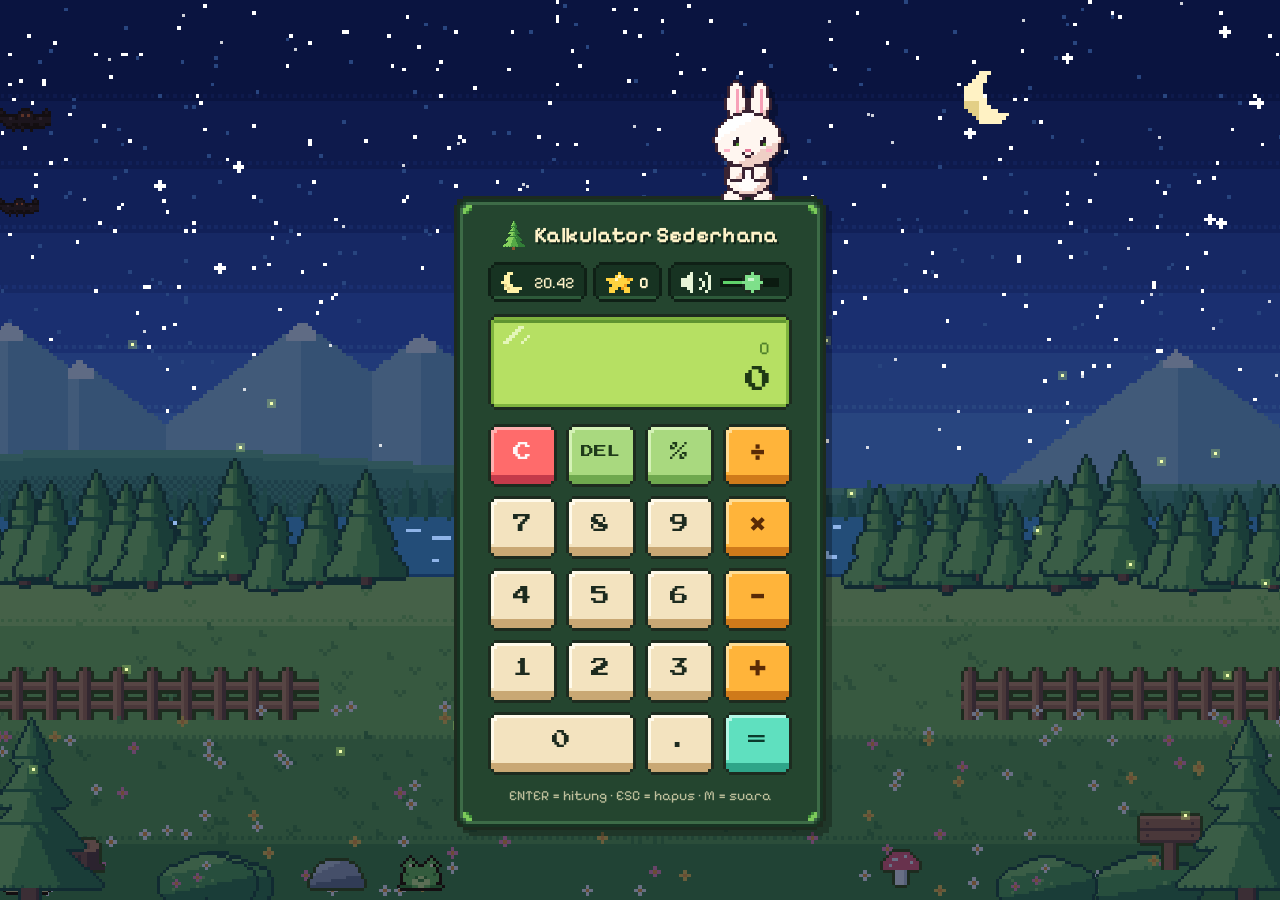
<file: index.html>
<!doctype html>
<html lang="id">
<head>
  <meta charset="utf-8" />
  <meta name="viewport" content="width=device-width, initial-scale=1, viewport-fit=cover" />
  <meta name="theme-color" content="#0b1a45" />
  <title>Kalkulator Sederhana</title>
  <link rel="icon" href="assets/pixel/ikon/ikon-192.png" type="image/png">
  <link rel="apple-touch-icon" href="assets/pixel/ikon/apple-touch-icon.png">
  <link rel="manifest" href="manifest.webmanifest">
  <meta name="apple-mobile-web-app-capable" content="yes">
  <meta name="mobile-web-app-capable" content="yes">
  <meta name="apple-mobile-web-app-title" content="Kalkulator">
  <meta name="apple-mobile-web-app-status-bar-style" content="black-translucent">
  <meta name="description" content="Kalkulator pixel art bertema hutan yang berubah mengikuti jam.">
  <link rel="stylesheet" href="css/base.css">
  <link rel="stylesheet" href="css/forest.css">
  <link rel="stylesheet" href="css/effects.css">
  <link rel="stylesheet" href="css/calculator.css">
  <link rel="stylesheet" href="css/mascot.css">
  <link rel="stylesheet" href="css/responsive.css">
  <link rel="stylesheet" href="css/animals.css">
  <link rel="stylesheet" href="css/decorations.css">
</head>
<body class="no-transition">
  <!-- ===== latar hutan pixel (suasana mengikuti jam) ===== -->
  <div class="forest" aria-hidden="true">
    <div class="sky sky-pagi"></div>
    <div class="sky sky-siang"></div>
    <div class="sky sky-sore"></div>
    <div class="sky sky-malam"></div>
    <div class="sky sky-larut"></div>

    <div class="stars"></div>

    <!-- burung (pagi–sore), 2 frame kepak -->
    <div class="birds">
      <div class="bird bird1 flip2 critter t-pagi t-siang t-sore"><img src="assets/pixel/hewan/burung_1.png" alt=""><img src="assets/pixel/hewan/burung_2.png" alt=""></div>
      <div class="bird bird2 flip2 critter t-pagi t-siang t-sore"><img src="assets/pixel/hewan/burung_1.png" alt=""><img src="assets/pixel/hewan/burung_2.png" alt=""></div>
      <div class="bird bird3 flip2 critter t-pagi t-siang t-sore"><img src="assets/pixel/hewan/burung_1.png" alt=""><img src="assets/pixel/hewan/burung_2.png" alt=""></div>
    </div>

    <!-- hewan yang lewat (kelas t-<waktu> = kapan hewan muncul, lihat styles.css) -->
    <div class="walker deer flip2 critter t-pagi t-sore"><img src="assets/pixel/hewan/rusa_1.png" alt=""><img src="assets/pixel/hewan/rusa_2.png" alt=""></div>
    <div class="walker fox flip2 critter t-sore t-malam"><img src="assets/pixel/hewan/rubah_1.png" alt=""><img src="assets/pixel/hewan/rubah_2.png" alt=""></div>
    <div class="walker bunny critter t-pagi t-sore">
      <img src="assets/pixel/hewan/kelinci_jalan_kiri_1.png" alt="">
      <img src="assets/pixel/hewan/kelinci_jalan_kiri_2.png" alt="">
      <img src="assets/pixel/hewan/kelinci_jalan_kiri_3.png" alt="">
      <img src="assets/pixel/hewan/kelinci_jalan_kiri_4.png" alt="">
    </div>

    <!-- hewan tambahan -->
    <div class="walker squirrel flip2 critter t-pagi t-siang"><img src="assets/pixel/hewan/tupai_1.png" alt=""><img src="assets/pixel/hewan/tupai_2.png" alt=""></div>
    <div class="walker hedgehog flip2 face-left critter t-sore t-malam t-larut"><img src="assets/pixel/hewan/landak_1.png" alt=""><img src="assets/pixel/hewan/landak_2.png" alt=""></div>
    <div class="walker snail flip2 critter t-malam t-larut"><img src="assets/pixel/hewan/siput_1.png" alt=""><img src="assets/pixel/hewan/siput_2.png" alt=""></div>
    <div class="frog critter t-siang t-malam"><img class="fr1" src="assets/pixel/hewan/katak_1.png" alt=""><img class="fr2" src="assets/pixel/hewan/katak_2.png" alt=""></div>
    <div class="flyer butterfly bf1 flip2 critter t-pagi t-siang"><img src="assets/pixel/hewan/kupu_pink_1.png" alt=""><img src="assets/pixel/hewan/kupu_pink_2.png" alt=""></div>
    <div class="flyer butterfly bf2 flip2 critter t-pagi t-siang"><img src="assets/pixel/hewan/kupu_biru_1.png" alt=""><img src="assets/pixel/hewan/kupu_biru_2.png" alt=""></div>
    <div class="flyer bat bat1 flip2 critter t-malam t-larut"><img src="assets/pixel/hewan/kelelawar_1.png" alt=""><img src="assets/pixel/hewan/kelelawar_2.png" alt=""></div>
    <div class="flyer bat bat2 flip2 critter t-malam t-larut"><img src="assets/pixel/hewan/kelelawar_1.png" alt=""><img src="assets/pixel/hewan/kelelawar_2.png" alt=""></div>

    <!-- dekorasi depan (warnanya mengikuti waktu, diatur di CSS) -->
    <div class="deco d-tunggul"></div>
    <div class="deco d-batu"></div>
    <div class="deco d-jamur"></div>
    <div class="deco d-papan"></div>
    <div class="deco d-semak"></div>
    <div class="deco d-semak2"></div>
    <div class="deco d-pohon t1">
      <!-- burung hantu bertengger (malam) -->
      <div class="owl critter t-malam t-larut"><img class="ow1" src="assets/pixel/hewan/burung_hantu_1.png" alt=""><img class="ow2" src="assets/pixel/hewan/burung_hantu_2.png" alt=""><img class="ow3" src="assets/pixel/hewan/burung_hantu_3.png" alt=""></div>
    </div>
    <div class="deco d-pohon t2"></div>

    <div class="fireflies"></div>
    <div class="leaves"></div>
    <div class="tint"></div>
  </div>

  <!-- lapisan efek: konfeti, ikon jawaban & error -->
  <div class="fx" aria-hidden="true"></div>

  <main class="calculator">
    <!-- maskot kelinci yang bereaksi (pose dipilih oleh script.js) -->
    <div class="mascot" id="mascot" data-state="idle" aria-hidden="true">
      <div class="bubble" id="bubble"></div>
      <div class="m-body">
        <img data-pose="idle" src="assets/pixel/karakter/kelinci_idle.png" alt="">
        <img data-pose="menyapa" src="assets/pixel/karakter/kelinci_menyapa.png" alt="">
        <img data-pose="membaca" src="assets/pixel/karakter/kelinci_membaca.png" alt="">
        <img data-pose="duduk" src="assets/pixel/karakter/kelinci_duduk.png" alt="">
        <img data-pose="duduk_kedip" src="assets/pixel/karakter/kelinci_duduk_kedip.png" alt="">
        <img data-pose="tidur" src="assets/pixel/karakter/kelinci_tidur.png" alt="">
        <img data-pose="siap" src="assets/pixel/karakter/kelinci_siap.png" alt="">
        <img data-pose="berpikir" src="assets/pixel/karakter/kelinci_berpikir.png" alt="">
        <img data-pose="thumbs_up" src="assets/pixel/karakter/kelinci_thumbs_up.png" alt="">
        <img data-pose="senang" src="assets/pixel/karakter/kelinci_senang.png" alt="">
        <img data-pose="lompat" src="assets/pixel/karakter/kelinci_lompat.png" alt="">
        <img data-pose="bingung" src="assets/pixel/karakter/kelinci_bingung.png" alt="">
        <img data-pose="sedih" src="assets/pixel/karakter/kelinci_sedih.png" alt="">
        <img data-pose="menyemangati" src="assets/pixel/karakter/kelinci_menyemangati.png" alt="">
        <img data-pose="kejutan" src="assets/pixel/karakter/kelinci_kejutan.png" alt="">
      </div>
    </div>

    <header class="top">
      <img class="logo" src="assets/pixel/dekorasi/pohon_siang.png" alt="" aria-hidden="true">
      <h1>Kalkulator Sederhana</h1>
    </header>

    <div class="toolbar">
      <span class="box period-badge" title="Suasana mengikuti jam perangkat">
        <img id="periodIcon" src="assets/pixel/item/ikon_malam.png" alt="">
        <span id="periodLabel" class="sr-only">Malam</span>
        <time id="clock">--.--</time>
      </span>
      <span class="box streak" id="streak" title="Hitungan berhasil berturut-turut"><img src="assets/pixel/item/bintang.png" alt=""> <b>0</b></span>
      <div class="box sound-ctrl">
        <button type="button" id="muteBtn" class="icon-btn" aria-pressed="false" aria-label="Matikan suara" title="Suara (M)">
          <img class="ic-on" src="assets/pixel/ui/ikon_suara_nyala.png" alt="">
          <img class="ic-off" src="assets/pixel/ui/ikon_suara_mati.png" alt="">
        </button>
        <input type="range" id="volume" min="0" max="100" value="60" aria-label="Volume suara">
      </div>
    </div>

    <div class="display">
      <img class="glare" src="assets/pixel/ui/kilap_lcd.png" alt="" aria-hidden="true">
      <input type="text" id="expression" placeholder="0" readonly inputmode="none" tabindex="-1" aria-label="Ekspresi" />
      <div id="result" aria-live="polite">0</div>
    </div>

    <div class="buttons">
      <button data-action="clear" class="fn clear">C</button>
      <button data-action="back" class="fn del" aria-label="Hapus satu">DEL</button>
      <button data-value="%" class="fn">%</button>
      <button data-value="/" class="op" aria-label="Bagi">÷</button>

      <button data-value="7">7</button>
      <button data-value="8">8</button>
      <button data-value="9">9</button>
      <button data-value="*" class="op" aria-label="Kali">×</button>

      <button data-value="4">4</button>
      <button data-value="5">5</button>
      <button data-value="6">6</button>
      <button data-value="-" class="op" aria-label="Kurang">−</button>

      <button data-value="1">1</button>
      <button data-value="2">2</button>
      <button data-value="3">3</button>
      <button data-value="+" class="op" aria-label="Tambah">+</button>

      <button data-value="0" class="wide">0</button>
      <button data-value=".">.</button>
      <button data-action="calculate" class="equals" aria-label="Hitung">=</button>
    </div>

    <footer class="help">ENTER = hitung · ESC = hapus · M = suara</footer>
  </main>

  <!-- urutan penting: class dasar dulu, App.js terakhir -->
  <script src="js/Util.js"></script>
  <script src="js/Settings.js"></script>
  <script src="js/SoundManager.js"></script>
  <script src="js/Mascot.js"></script>
  <script src="js/TimeOfDay.js"></script>
  <script src="js/Scene.js"></script>
  <script src="js/Effects.js"></script>
  <script src="js/CalculatorEngine.js"></script>
  <script src="js/Calculator.js"></script>
  <script src="js/SoundControls.js"></script>
  <script src="js/InputController.js"></script>
  <script src="js/App.js"></script>
</body>
</html>
</file>
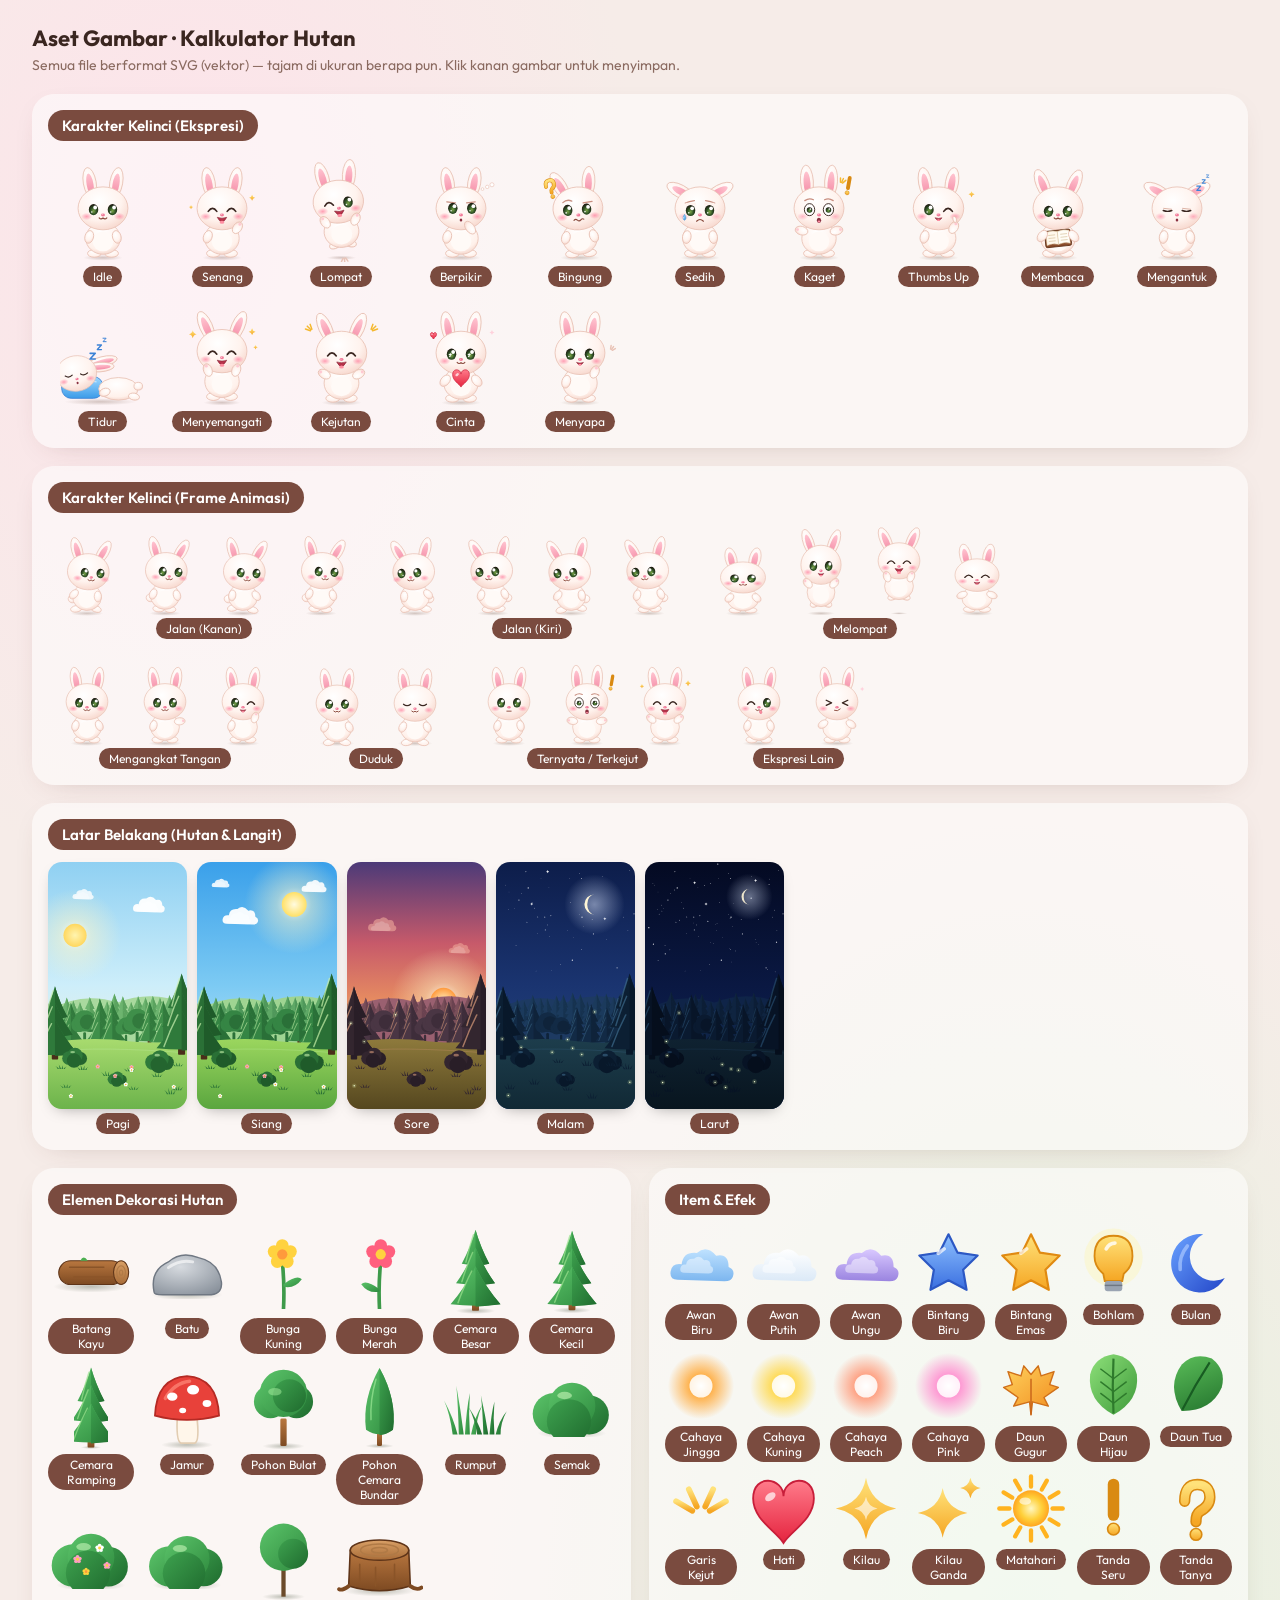
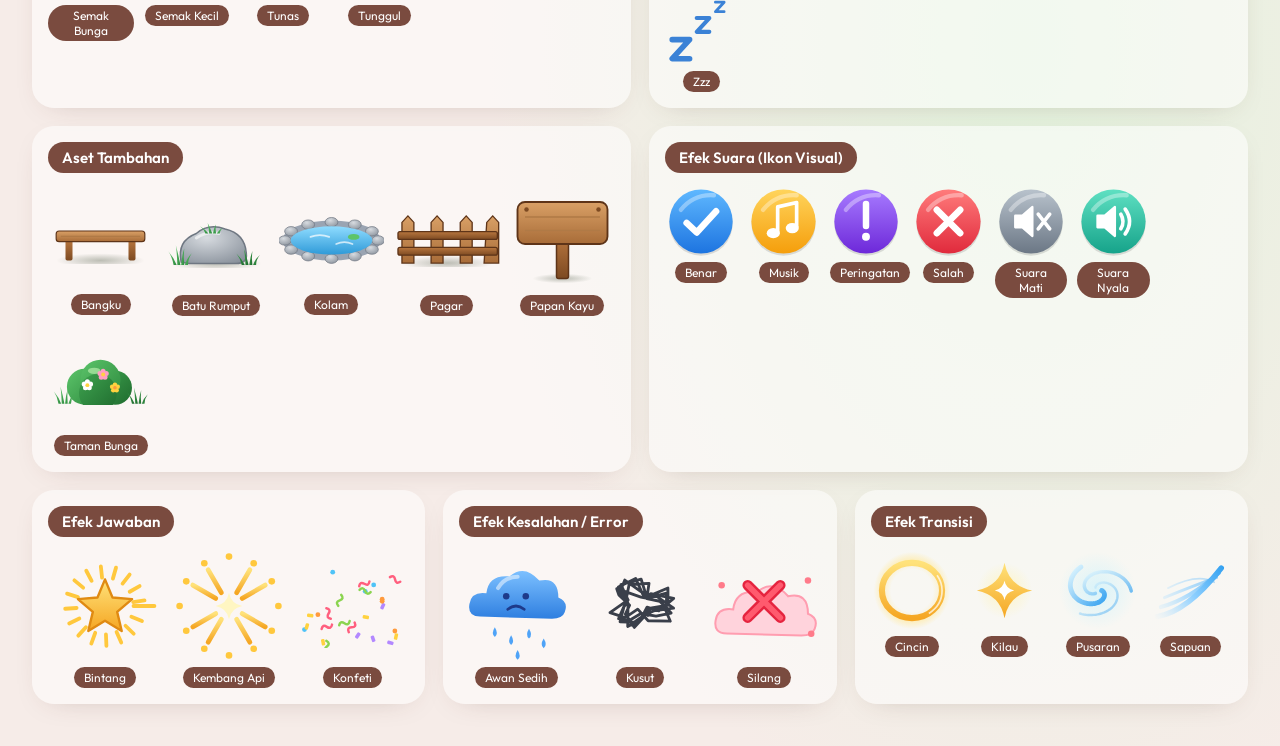
<file: assets/preview.html>
<!doctype html>
<html lang="id"><head><meta charset="utf-8"><meta name="viewport" content="width=device-width, initial-scale=1">
<title>Aset Kalkulator Hutan</title>
<link href="https://fonts.googleapis.com/css2?family=Outfit:wght@400;600;700&display=swap" rel="stylesheet">
<style>
:root{--bg:#f6ece8;--panel:rgba(255,255,255,.55);--tag:#7a4b3f;--ink:#3a2620}
*{box-sizing:border-box}
body{margin:0;padding:24px clamp(12px,3vw,32px);font-family:Outfit,system-ui,sans-serif;color:var(--ink);
  background:radial-gradient(60% 50% at 80% 70%,#e3f3dd 0,transparent 70%),radial-gradient(50% 40% at 15% 10%,#fde3ea 0,transparent 70%),var(--bg)}
h1{font-size:22px;margin:0 0 4px} .sub{margin:0 0 20px;color:#8a6a60;font-size:14px}
section{background:var(--panel);border-radius:22px;padding:16px;margin-bottom:18px;box-shadow:0 8px 30px -18px rgba(90,50,40,.35)}
h2{display:inline-block;margin:0 0 12px;padding:6px 14px;border-radius:999px;background:var(--tag);color:#fff;font-size:15px;font-weight:600}
.grid{display:grid;gap:10px;grid-template-columns:repeat(auto-fill,minmax(var(--min,96px),1fr))}
figure{margin:0;text-align:center}
figure img{width:100%;aspect-ratio:1;object-fit:contain;display:block}
figcaption{display:inline-block;margin-top:4px;padding:3px 10px;border-radius:999px;background:var(--tag);color:#fff;font-size:12px}
.latar figure img{aspect-ratio:9/16;object-fit:cover;border-radius:14px;box-shadow:0 6px 16px -8px rgba(0,0,0,.4)}
.row{display:flex;flex-wrap:wrap;gap:16px}
.grp{text-align:center} .grp .imgs{display:flex} .grp img{width:78px;height:92px;object-fit:contain}
.tag{display:inline-block;padding:3px 10px;border-radius:999px;background:var(--tag);color:#fff;font-size:12px}
.cols{display:grid;gap:18px;grid-template-columns:repeat(auto-fit,minmax(300px,1fr))}
</style></head><body>
<h1>Aset Gambar · Kalkulator Hutan</h1>
<p class="sub">Semua file berformat SVG (vektor) — tajam di ukuran berapa pun. Klik kanan gambar untuk menyimpan.</p>

<section><h2>Karakter Kelinci (Ekspresi)</h2><div class="grid" style="--min:104px"><figure class=""><img src="karakter/kelinci_idle.svg" alt="Idle" loading="lazy"><figcaption>Idle</figcaption></figure><figure class=""><img src="karakter/kelinci_senang.svg" alt="Senang" loading="lazy"><figcaption>Senang</figcaption></figure><figure class=""><img src="karakter/kelinci_lompat.svg" alt="Lompat" loading="lazy"><figcaption>Lompat</figcaption></figure><figure class=""><img src="karakter/kelinci_berpikir.svg" alt="Berpikir" loading="lazy"><figcaption>Berpikir</figcaption></figure><figure class=""><img src="karakter/kelinci_bingung.svg" alt="Bingung" loading="lazy"><figcaption>Bingung</figcaption></figure><figure class=""><img src="karakter/kelinci_sedih.svg" alt="Sedih" loading="lazy"><figcaption>Sedih</figcaption></figure><figure class=""><img src="karakter/kelinci_kaget.svg" alt="Kaget" loading="lazy"><figcaption>Kaget</figcaption></figure><figure class=""><img src="karakter/kelinci_thumbs_up.svg" alt="Thumbs Up" loading="lazy"><figcaption>Thumbs Up</figcaption></figure><figure class=""><img src="karakter/kelinci_membaca.svg" alt="Membaca" loading="lazy"><figcaption>Membaca</figcaption></figure><figure class=""><img src="karakter/kelinci_mengantuk.svg" alt="Mengantuk" loading="lazy"><figcaption>Mengantuk</figcaption></figure><figure class=""><img src="karakter/kelinci_tidur.svg" alt="Tidur" loading="lazy"><figcaption>Tidur</figcaption></figure><figure class=""><img src="karakter/kelinci_menyemangati.svg" alt="Menyemangati" loading="lazy"><figcaption>Menyemangati</figcaption></figure><figure class=""><img src="karakter/kelinci_kejutan.svg" alt="Kejutan" loading="lazy"><figcaption>Kejutan</figcaption></figure><figure class=""><img src="karakter/kelinci_cinta.svg" alt="Cinta" loading="lazy"><figcaption>Cinta</figcaption></figure><figure class=""><img src="karakter/kelinci_menyapa.svg" alt="Menyapa" loading="lazy"><figcaption>Menyapa</figcaption></figure></div></section>
<section><h2>Karakter Kelinci (Frame Animasi)</h2><div class="row"><div class="grp"><div class="imgs"><img src="karakter/animasi/kelinci_jalan_kanan_1.svg" alt=""><img src="karakter/animasi/kelinci_jalan_kanan_2.svg" alt=""><img src="karakter/animasi/kelinci_jalan_kanan_3.svg" alt=""><img src="karakter/animasi/kelinci_jalan_kanan_4.svg" alt=""></div><span class="tag">Jalan (Kanan)</span></div><div class="grp"><div class="imgs"><img src="karakter/animasi/kelinci_jalan_kiri_1.svg" alt=""><img src="karakter/animasi/kelinci_jalan_kiri_2.svg" alt=""><img src="karakter/animasi/kelinci_jalan_kiri_3.svg" alt=""><img src="karakter/animasi/kelinci_jalan_kiri_4.svg" alt=""></div><span class="tag">Jalan (Kiri)</span></div><div class="grp"><div class="imgs"><img src="karakter/animasi/kelinci_melompat_1.svg" alt=""><img src="karakter/animasi/kelinci_melompat_2.svg" alt=""><img src="karakter/animasi/kelinci_melompat_3.svg" alt=""><img src="karakter/animasi/kelinci_melompat_4.svg" alt=""></div><span class="tag">Melompat</span></div><div class="grp"><div class="imgs"><img src="karakter/animasi/kelinci_angkat_tangan_1.svg" alt=""><img src="karakter/animasi/kelinci_angkat_tangan_2.svg" alt=""><img src="karakter/animasi/kelinci_angkat_tangan_3.svg" alt=""></div><span class="tag">Mengangkat Tangan</span></div><div class="grp"><div class="imgs"><img src="karakter/animasi/kelinci_duduk_1.svg" alt=""><img src="karakter/animasi/kelinci_duduk_2.svg" alt=""></div><span class="tag">Duduk</span></div><div class="grp"><div class="imgs"><img src="karakter/animasi/kelinci_terkejut_1.svg" alt=""><img src="karakter/animasi/kelinci_terkejut_2.svg" alt=""><img src="karakter/animasi/kelinci_terkejut_3.svg" alt=""></div><span class="tag">Ternyata / Terkejut</span></div><div class="grp"><div class="imgs"><img src="karakter/animasi/kelinci_lain_kedip.svg" alt=""><img src="karakter/animasi/kelinci_lain_malu.svg" alt=""></div><span class="tag">Ekspresi Lain</span></div></div></section>
<section class="latar"><h2>Latar Belakang (Hutan &amp; Langit)</h2><div class="grid" style="--min:130px"><figure class=""><img src="latar/latar_pagi.svg" alt="Pagi" loading="lazy"><figcaption>Pagi</figcaption></figure><figure class=""><img src="latar/latar_siang.svg" alt="Siang" loading="lazy"><figcaption>Siang</figcaption></figure><figure class=""><img src="latar/latar_sore.svg" alt="Sore" loading="lazy"><figcaption>Sore</figcaption></figure><figure class=""><img src="latar/latar_malam.svg" alt="Malam" loading="lazy"><figcaption>Malam</figcaption></figure><figure class=""><img src="latar/latar_larut.svg" alt="Larut" loading="lazy"><figcaption>Larut</figcaption></figure></div></section>
<div class="cols">
<section><h2>Elemen Dekorasi Hutan</h2><div class="grid" style="--min:84px"><figure class=""><img src="dekorasi/batang_kayu.svg" alt="Batang Kayu" loading="lazy"><figcaption>Batang Kayu</figcaption></figure><figure class=""><img src="dekorasi/batu.svg" alt="Batu" loading="lazy"><figcaption>Batu</figcaption></figure><figure class=""><img src="dekorasi/bunga_kuning.svg" alt="Bunga Kuning" loading="lazy"><figcaption>Bunga Kuning</figcaption></figure><figure class=""><img src="dekorasi/bunga_merah.svg" alt="Bunga Merah" loading="lazy"><figcaption>Bunga Merah</figcaption></figure><figure class=""><img src="dekorasi/cemara_besar.svg" alt="Cemara Besar" loading="lazy"><figcaption>Cemara Besar</figcaption></figure><figure class=""><img src="dekorasi/cemara_kecil.svg" alt="Cemara Kecil" loading="lazy"><figcaption>Cemara Kecil</figcaption></figure><figure class=""><img src="dekorasi/cemara_ramping.svg" alt="Cemara Ramping" loading="lazy"><figcaption>Cemara Ramping</figcaption></figure><figure class=""><img src="dekorasi/jamur.svg" alt="Jamur" loading="lazy"><figcaption>Jamur</figcaption></figure><figure class=""><img src="dekorasi/pohon_bulat.svg" alt="Pohon Bulat" loading="lazy"><figcaption>Pohon Bulat</figcaption></figure><figure class=""><img src="dekorasi/pohon_cemara_bundar.svg" alt="Pohon Cemara Bundar" loading="lazy"><figcaption>Pohon Cemara Bundar</figcaption></figure><figure class=""><img src="dekorasi/rumput.svg" alt="Rumput" loading="lazy"><figcaption>Rumput</figcaption></figure><figure class=""><img src="dekorasi/semak.svg" alt="Semak" loading="lazy"><figcaption>Semak</figcaption></figure><figure class=""><img src="dekorasi/semak_bunga.svg" alt="Semak Bunga" loading="lazy"><figcaption>Semak Bunga</figcaption></figure><figure class=""><img src="dekorasi/semak_kecil.svg" alt="Semak Kecil" loading="lazy"><figcaption>Semak Kecil</figcaption></figure><figure class=""><img src="dekorasi/tunas.svg" alt="Tunas" loading="lazy"><figcaption>Tunas</figcaption></figure><figure class=""><img src="dekorasi/tunggul.svg" alt="Tunggul" loading="lazy"><figcaption>Tunggul</figcaption></figure></div></section>
<section><h2>Item &amp; Efek</h2><div class="grid" style="--min:72px"><figure class=""><img src="item/awan_biru.svg" alt="Awan Biru" loading="lazy"><figcaption>Awan Biru</figcaption></figure><figure class=""><img src="item/awan_putih.svg" alt="Awan Putih" loading="lazy"><figcaption>Awan Putih</figcaption></figure><figure class=""><img src="item/awan_ungu.svg" alt="Awan Ungu" loading="lazy"><figcaption>Awan Ungu</figcaption></figure><figure class=""><img src="item/bintang_biru.svg" alt="Bintang Biru" loading="lazy"><figcaption>Bintang Biru</figcaption></figure><figure class=""><img src="item/bintang_emas.svg" alt="Bintang Emas" loading="lazy"><figcaption>Bintang Emas</figcaption></figure><figure class=""><img src="item/bohlam.svg" alt="Bohlam" loading="lazy"><figcaption>Bohlam</figcaption></figure><figure class=""><img src="item/bulan.svg" alt="Bulan" loading="lazy"><figcaption>Bulan</figcaption></figure><figure class=""><img src="item/cahaya_jingga.svg" alt="Cahaya Jingga" loading="lazy"><figcaption>Cahaya Jingga</figcaption></figure><figure class=""><img src="item/cahaya_kuning.svg" alt="Cahaya Kuning" loading="lazy"><figcaption>Cahaya Kuning</figcaption></figure><figure class=""><img src="item/cahaya_peach.svg" alt="Cahaya Peach" loading="lazy"><figcaption>Cahaya Peach</figcaption></figure><figure class=""><img src="item/cahaya_pink.svg" alt="Cahaya Pink" loading="lazy"><figcaption>Cahaya Pink</figcaption></figure><figure class=""><img src="item/daun_gugur.svg" alt="Daun Gugur" loading="lazy"><figcaption>Daun Gugur</figcaption></figure><figure class=""><img src="item/daun_hijau.svg" alt="Daun Hijau" loading="lazy"><figcaption>Daun Hijau</figcaption></figure><figure class=""><img src="item/daun_tua.svg" alt="Daun Tua" loading="lazy"><figcaption>Daun Tua</figcaption></figure><figure class=""><img src="item/garis_kejut.svg" alt="Garis Kejut" loading="lazy"><figcaption>Garis Kejut</figcaption></figure><figure class=""><img src="item/hati.svg" alt="Hati" loading="lazy"><figcaption>Hati</figcaption></figure><figure class=""><img src="item/kilau.svg" alt="Kilau" loading="lazy"><figcaption>Kilau</figcaption></figure><figure class=""><img src="item/kilau_ganda.svg" alt="Kilau Ganda" loading="lazy"><figcaption>Kilau Ganda</figcaption></figure><figure class=""><img src="item/matahari.svg" alt="Matahari" loading="lazy"><figcaption>Matahari</figcaption></figure><figure class=""><img src="item/tanda_seru.svg" alt="Tanda Seru" loading="lazy"><figcaption>Tanda Seru</figcaption></figure><figure class=""><img src="item/tanda_tanya.svg" alt="Tanda Tanya" loading="lazy"><figcaption>Tanda Tanya</figcaption></figure><figure class=""><img src="item/zzz.svg" alt="Zzz" loading="lazy"><figcaption>Zzz</figcaption></figure></div></section>
</div>
<div class="cols">
<section><h2>Aset Tambahan</h2><div class="grid" style="--min:96px"><figure class=""><img src="tambahan/bangku.svg" alt="Bangku" loading="lazy"><figcaption>Bangku</figcaption></figure><figure class=""><img src="tambahan/batu_rumput.svg" alt="Batu Rumput" loading="lazy"><figcaption>Batu Rumput</figcaption></figure><figure class=""><img src="tambahan/kolam.svg" alt="Kolam" loading="lazy"><figcaption>Kolam</figcaption></figure><figure class=""><img src="tambahan/pagar.svg" alt="Pagar" loading="lazy"><figcaption>Pagar</figcaption></figure><figure class=""><img src="tambahan/papan_kayu.svg" alt="Papan Kayu" loading="lazy"><figcaption>Papan Kayu</figcaption></figure><figure class=""><img src="tambahan/taman_bunga.svg" alt="Taman Bunga" loading="lazy"><figcaption>Taman Bunga</figcaption></figure></div></section>
<section><h2>Efek Suara (Ikon Visual)</h2><div class="grid" style="--min:72px"><figure class=""><img src="ui/ikon_benar.svg" alt="Benar" loading="lazy"><figcaption>Benar</figcaption></figure><figure class=""><img src="ui/ikon_musik.svg" alt="Musik" loading="lazy"><figcaption>Musik</figcaption></figure><figure class=""><img src="ui/ikon_peringatan.svg" alt="Peringatan" loading="lazy"><figcaption>Peringatan</figcaption></figure><figure class=""><img src="ui/ikon_salah.svg" alt="Salah" loading="lazy"><figcaption>Salah</figcaption></figure><figure class=""><img src="ui/ikon_suara_mati.svg" alt="Suara Mati" loading="lazy"><figcaption>Suara Mati</figcaption></figure><figure class=""><img src="ui/ikon_suara_nyala.svg" alt="Suara Nyala" loading="lazy"><figcaption>Suara Nyala</figcaption></figure></div></section>
</div>
<div class="cols">
<section><h2>Efek Jawaban</h2><div class="grid" style="--min:90px"><figure class=""><img src="efek/jawaban_bintang.svg" alt="Bintang" loading="lazy"><figcaption>Bintang</figcaption></figure><figure class=""><img src="efek/jawaban_kembang_api.svg" alt="Kembang Api" loading="lazy"><figcaption>Kembang Api</figcaption></figure><figure class=""><img src="efek/jawaban_konfeti.svg" alt="Konfeti" loading="lazy"><figcaption>Konfeti</figcaption></figure></div></section>
<section><h2>Efek Kesalahan / Error</h2><div class="grid" style="--min:90px"><figure class=""><img src="efek/error_awan_sedih.svg" alt="Awan Sedih" loading="lazy"><figcaption>Awan Sedih</figcaption></figure><figure class=""><img src="efek/error_kusut.svg" alt="Kusut" loading="lazy"><figcaption>Kusut</figcaption></figure><figure class=""><img src="efek/error_silang.svg" alt="Silang" loading="lazy"><figcaption>Silang</figcaption></figure></div></section>
<section><h2>Efek Transisi</h2><div class="grid" style="--min:80px"><figure class=""><img src="efek/transisi_cincin.svg" alt="Cincin" loading="lazy"><figcaption>Cincin</figcaption></figure><figure class=""><img src="efek/transisi_kilau.svg" alt="Kilau" loading="lazy"><figcaption>Kilau</figcaption></figure><figure class=""><img src="efek/transisi_pusaran.svg" alt="Pusaran" loading="lazy"><figcaption>Pusaran</figcaption></figure><figure class=""><img src="efek/transisi_sapuan.svg" alt="Sapuan" loading="lazy"><figcaption>Sapuan</figcaption></figure></div></section>
</div>
</body></html>
</file>
<file: css/base.css>
/* base.css — Dasar: font, variabel warna, body, dan variabel suasana per waktu. */

/* =========================================================
   Kalkulator Sederhana — hutan PIXEL ART 8-bit
   Aturan gaya:
   - semua sprite tampil di skala 3× (1 piksel gambar = 3px layar)
   - satu palet bersama; latar & dekorasi punya versi per waktu
   - panel, tombol, LCD, kotak = gambar 9-slice (border-image)
   ========================================================= */
@font-face{font-family:'Press Start 2P';src:url("../assets/pixel/font/press-start-2p.woff2") format("woff2");font-weight:400;font-display:swap}
@font-face{font-family:'Pixelify Sans';src:url("../assets/pixel/font/pixelify-sans-400.woff2") format("woff2");font-weight:400 600;font-display:swap}
@font-face{font-family:'Pixelify Sans';src:url("../assets/pixel/font/pixelify-sans-700.woff2") format("woff2");font-weight:700;font-display:swap}

:root{
  --ink:#1d2b1f;
  --cream:#fff3c9;
  --lcd-ink:#1f3a14;
  --gap:clamp(6px, 2.2vw, 9px);
  --mood:2.5s;
  --px:'Press Start 2P', 'Courier New', monospace;
  --ui:'Pixelify Sans', 'Trebuchet MS', sans-serif;
}
*{box-sizing:border-box;-webkit-tap-highlight-color:transparent}
html,body{height:100%}
img{image-rendering:pixelated;image-rendering:crisp-edges}
.sr-only{position:absolute;width:1px;height:1px;overflow:hidden;clip:rect(0 0 0 0);white-space:nowrap}

body{
  margin:0;min-height:100vh;min-height:100dvh;
  display:flex;align-items:flex-start;justify-content:center;
  padding:max(16px, env(safe-area-inset-top)) max(12px, env(safe-area-inset-right))
          max(16px, env(safe-area-inset-bottom)) max(12px, env(safe-area-inset-left));
  padding-top:calc(max(16px, env(safe-area-inset-top)) + 126px);
  font-family:var(--ui);color:var(--cream);
  background:#3d9be0;overflow-x:hidden;
}
body.no-transition *,body.no-transition *::before,body.no-transition *::after{transition:none !important}

/* =========================================================
   SUASANA PER WAKTU
   ========================================================= */
body{--stars-o:.8;--ff-o:1;--animal:brightness(.45) saturate(.7) hue-rotate(20deg);--tint:rgba(0,0,0,0)}
body[data-period="pagi"]{--stars-o:0;--ff-o:0;--animal:none}
body[data-period="siang"]{--stars-o:0;--ff-o:0;--animal:none}
body[data-period="sore"]{--stars-o:0;--ff-o:.4;--animal:brightness(.72) sepia(.25) hue-rotate(-12deg)}
body[data-period="larut"]{--stars-o:1;--ff-o:.8;--animal:brightness(.32) saturate(.55) hue-rotate(25deg);--tint:rgba(2,6,30,.12)}
</file>
<file: css/forest.css>
/* forest.css — Latar hutan: langit, bintang, dekorasi, hewan dasar, burung, kunang-kunang, daun. */

/* =========================================================
   HUTAN
   ========================================================= */
.forest{position:fixed;inset:0;overflow:hidden;z-index:0;pointer-events:none}
.sky{
  position:absolute;inset:0;opacity:0;
  background-size:cover;background-position:center bottom;background-repeat:no-repeat;
  image-rendering:pixelated;image-rendering:crisp-edges;
  transition:opacity var(--mood) steps(10);
}
.sky-pagi {background-image:url("../assets/pixel/latar/latar_pagi.png")}
.sky-siang{background-image:url("../assets/pixel/latar/latar_siang.png")}
.sky-sore {background-image:url("../assets/pixel/latar/latar_sore.png")}
.sky-malam{background-image:url("../assets/pixel/latar/latar_malam.png")}
.sky-larut{background-image:url("../assets/pixel/latar/latar_larut.png")}
@media (min-aspect-ratio:4/5){
  .sky-pagi {background-image:url("../assets/pixel/latar/latar_pagi_lebar.png")}
  .sky-siang{background-image:url("../assets/pixel/latar/latar_siang_lebar.png")}
  .sky-sore {background-image:url("../assets/pixel/latar/latar_sore_lebar.png")}
  .sky-malam{background-image:url("../assets/pixel/latar/latar_malam_lebar.png")}
  .sky-larut{background-image:url("../assets/pixel/latar/latar_larut_lebar.png")}
}
body[data-period="pagi"] .sky-pagi,body[data-period="siang"] .sky-siang,body[data-period="sore"] .sky-sore,
body[data-period="malam"] .sky-malam,body[data-period="larut"] .sky-larut,body:not([data-period]) .sky-malam{opacity:1}

.stars{position:absolute;inset:0 0 50% 0;opacity:var(--stars-o);transition:opacity var(--mood) ease}
.star{position:absolute;width:3px;height:3px;background:#fff;animation:twinkle var(--tw) steps(2) var(--delay) infinite}
@keyframes twinkle{0%,100%{opacity:.2}50%{opacity:1}}

/* dua frame bergantian */
.flip2{aspect-ratio:var(--ar)}
.flip2 img{position:absolute;inset:0;width:100%;height:100%}
.flip2 img:first-child{animation:frame2a var(--fs, .5s) steps(1) infinite}
.flip2 img:last-child{animation:frame2b var(--fs, .5s) steps(1) infinite}
@keyframes frame2a{0%{opacity:1}50%{opacity:0}}
@keyframes frame2b{0%{opacity:0}50%{opacity:1}}

/* dekorasi depan: gambar per waktu (aturan di bagian bawah file) */
.deco{
  position:absolute;z-index:3;
  background-size:100% 100%;background-repeat:no-repeat;
  image-rendering:pixelated;image-rendering:crisp-edges;
}
.d-pohon{width:153px;height:192px;bottom:-9px;transform-origin:50% 100%;animation:treeSway 3s steps(2) infinite}
.t1{left:-45px}
.t2{right:-45px;animation-delay:-1.5s}
@keyframes treeSway{0%,100%{transform:rotate(-1deg)}50%{transform:rotate(1deg)}}
.d-semak{width:108px;height:54px;left:12vw;bottom:-6px}
.d-semak2{width:108px;height:54px;right:14vw;bottom:-9px}
.d-batu{width:60px;height:33px;left:24vw;bottom:9px}
.d-tunggul{width:54px;height:42px;left:4vw;bottom:24px}
.d-jamur{width:42px;height:39px;right:28vw;bottom:12px}
.d-papan{width:66px;height:60px;right:6vw;bottom:30px}

.tint{position:absolute;inset:0;background:var(--tint);transition:background-color var(--mood) ease;z-index:5}

/* hewan */
.walker{position:absolute;left:0;bottom:4vh;z-index:2;filter:var(--animal);transition:filter var(--mood) steps(6)}
.deer{width:84px;--ar:28/24;--fs:.4s;animation:walkRight 30s steps(300) infinite}
.fox{width:72px;--ar:24/14;--fs:.3s;bottom:3vh;animation:walkRight 40s steps(400) -20s infinite}
.bunny{width:66px;aspect-ratio:22/18;bottom:2.5vh;animation:walkLeft 24s steps(240) -8s infinite}
.bunny img{position:absolute;inset:0;width:100%;height:100%;opacity:0;animation:frame4 .5s steps(1) infinite}
.bunny img:nth-child(2){animation-delay:-.375s}
.bunny img:nth-child(3){animation-delay:-.25s}
.bunny img:nth-child(4){animation-delay:-.125s}
@keyframes frame4{0%{opacity:1}25%,100%{opacity:0}}
@keyframes walkRight{from{transform:translateX(-20vw)}to{transform:translateX(120vw)}}
@keyframes walkLeft{from{transform:translateX(120vw)}to{transform:translateX(-20vw)}}
body[data-period="larut"] .deer{animation-duration:46s}
body[data-period="larut"] .fox{animation-duration:58s}

.birds{position:absolute;inset:0}
.bird{position:absolute;left:0;width:27px;--ar:9/6;--fs:.36s;z-index:1}
.bird1{top:14vh;animation:fly 18s steps(180) infinite}
.bird2{top:19vh;animation:fly 18s steps(180) -.6s infinite}
.bird3{top:10vh;animation:fly 24s steps(240) -9s infinite}
@keyframes fly{0%{transform:translate(-10vw,0)}25%{transform:translate(25vw,-3vh)}50%{transform:translate(55vw,1vh)}75%{transform:translate(85vw,-2vh)}100%{transform:translate(115vw,0)}}

.fireflies{position:absolute;inset:0;opacity:var(--ff-o);transition:opacity var(--mood) ease;z-index:4}
.firefly{
  position:absolute;width:3px;height:3px;background:#f2ffb0;
  box-shadow:0 0 0 3px rgba(214,255,120,.25);
  animation:fireflyMove var(--dur) steps(16) var(--delay) infinite alternate, blink var(--blink) steps(3) var(--delay) infinite;
}
@keyframes fireflyMove{to{transform:translate(var(--dx),var(--dy))}}
@keyframes blink{0%,100%{opacity:.15}50%{opacity:1}}
body[data-period="pagi"] .firefly,body[data-period="siang"] .firefly,
body[data-period="pagi"] .star,body[data-period="siang"] .star,body[data-period="sore"] .star{animation-play-state:paused}

.leaves{position:absolute;inset:0;z-index:4}
.leaf-fall{position:absolute;top:-40px;width:var(--size);height:auto;filter:var(--animal);animation:fall var(--dur) steps(90) var(--delay) infinite}
@keyframes fall{0%{transform:translate(0,0) rotate(0)}25%{transform:translate(30px,27vh) rotate(90deg)}50%{transform:translate(-20px,55vh) rotate(180deg)}75%{transform:translate(25px,82vh) rotate(270deg)}100%{transform:translate(-10px,115vh) rotate(360deg)}}
</file>
<file: css/effects.css>
/* effects.css — Efek sekali-jalan: konfeti, bintang jawaban, silang error, kilau. */

/* efek */
.fx{position:fixed;inset:0;pointer-events:none;z-index:10;overflow:hidden}
.confetti-piece{position:absolute;width:var(--s);height:auto;animation:burst 1.6s steps(16) forwards}
@keyframes burst{0%{transform:translate(-50%,-50%) scale(.4);opacity:1}40%{transform:translate(calc(-50% + var(--tx)),calc(-50% + var(--ty))) scale(1);opacity:1}100%{transform:translate(calc(-50% + var(--tx) * 1.3),calc(-50% + var(--ty) + 260px));opacity:0}}
.fx-img{position:absolute;transform:translate(-50%,-50%);height:auto}
.fx-pop{animation:fxPop .9s steps(9) forwards}
.fx-burst{animation:fxBurst 1s steps(8) forwards}
.fx-spin{animation:fxSpin .8s steps(8) forwards}
@keyframes fxPop{0%{transform:translate(-50%,-50%) scale(.3);opacity:0}30%{transform:translate(-50%,-50%) scale(1.15);opacity:1}70%{transform:translate(-50%,-50%) scale(1);opacity:1}100%{transform:translate(-50%,-80%);opacity:0}}
@keyframes fxBurst{0%{transform:translate(-50%,-50%) scale(.3);opacity:0}25%{opacity:1}100%{transform:translate(-50%,-50%) scale(1.6);opacity:0}}
@keyframes fxSpin{0%{transform:translate(-50%,-50%) scale(.4) rotate(0);opacity:0}35%{opacity:1}100%{transform:translate(-50%,-50%) scale(1.4) rotate(180deg);opacity:0}}
</file>
<file: css/calculator.css>
/* calculator.css — Panel kalkulator: judul, toolbar, layar LCD, tombol (9-slice). */

/* =========================================================
   PANEL KALKULATOR (9-slice)
   ========================================================= */
.calculator{
  position:relative;z-index:1;
  width:min(100%, 372px);margin:auto;
  padding:clamp(6px, 2vw, 10px);
  border:24px solid transparent;
  border-image:url("../assets/pixel/ui/panel.png") 8 fill / 24px stretch;
  image-rendering:pixelated;image-rendering:crisp-edges;
  filter:drop-shadow(6px 6px 0 rgba(0,0,0,.28));
  animation:rise .5s steps(5) both;
}
@keyframes rise{from{opacity:0;transform:translateY(24px)}to{opacity:1;transform:none}}

.top{display:flex;align-items:center;justify-content:center;gap:8px;margin:-10px 0 12px}
.logo{width:auto;height:30px}
.top h1{
  margin:0;font-family:var(--ui);font-weight:700;font-size:clamp(18px, 5.2vw, 22px);letter-spacing:.4px;color:var(--cream);
  text-shadow:2px 2px 0 #102418;
}

/* kotak toolbar (9-slice) */
.toolbar{display:flex;align-items:stretch;gap:6px;margin-bottom:12px;font-size:16px;font-weight:600}
.box{
  display:inline-flex;align-items:center;gap:6px;white-space:nowrap;
  padding:2px 4px;min-height:40px;
  border:9px solid transparent;border-image:url("../assets/pixel/ui/kotak.png") 3 fill / 9px stretch;
  image-rendering:pixelated;
}
.box > *{margin:-6px 0}
.period-badge img{width:27px;height:27px}
.period-badge time{font-variant-numeric:tabular-nums}
.streak img{width:27px;height:27px}
.streak b{font-weight:700;min-width:1ch}
.streak.bump{animation:bump .4s steps(4)}
@keyframes bump{50%{transform:scale(1.2)}}
.sound-ctrl{flex:1;min-width:0}
.icon-btn{width:33px;height:27px;padding:0;border:0;background:none;cursor:pointer;flex:none}
.icon-btn img{width:33px;height:27px;display:block}
.icon-btn .ic-off{display:none}
.icon-btn[aria-pressed="true"] .ic-on{display:none}
.icon-btn[aria-pressed="true"] .ic-off{display:block}
.icon-btn:active{transform:translateY(2px)}
#volume{
  -webkit-appearance:none;appearance:none;flex:1;min-width:40px;height:9px;margin:0;cursor:pointer;
  background:linear-gradient(90deg,#5fd16a var(--v,60%),#0b1a10 var(--v,60%));
  border:3px solid #0b1a10;
}
#volume::-webkit-slider-thumb{-webkit-appearance:none;width:21px;height:21px;border:0;background:url("../assets/pixel/ui/geser.png") center/100% 100%;image-rendering:pixelated}
#volume::-moz-range-thumb{width:21px;height:21px;border:0;border-radius:0;background:url("../assets/pixel/ui/geser.png") center/100% 100%;image-rendering:pixelated}
#volume:disabled{opacity:.4}

/* layar LCD (9-slice) */
.display{
  position:relative;
  display:flex;flex-direction:column;align-items:flex-end;justify-content:flex-end;gap:4px;
  padding:4px 8px 2px;margin-bottom:14px;min-height:96px;
  border:12px solid transparent;border-image:url("../assets/pixel/ui/lcd.png") 4 fill / 12px stretch;
  image-rendering:pixelated;
}
.glare{position:absolute;left:-3px;top:-3px;width:36px;height:24px;pointer-events:none}
#expression{
  width:100%;border:0;outline:0;background:transparent;text-align:right;
  font-family:var(--ui);font-size:18px;font-weight:600;color:#4f7f2a;caret-color:transparent;pointer-events:none;
}
#result{max-width:100%;text-align:right;overflow-wrap:anywhere;font-family:var(--px);font-size:clamp(22px, 7vw, 27px);line-height:1.2;color:var(--lcd-ink)}
#result.long{font-size:clamp(13px, 4.2vw, 16px)}
#result.computing{opacity:.25}
#result.reveal{animation:reveal .4s steps(4)}
#result.error{color:#9b1c1c}
.display.shake{animation:shake .32s steps(4)}
@keyframes reveal{from{transform:translateY(9px);opacity:0}to{transform:none;opacity:1}}
@keyframes shake{0%,100%{transform:translateX(0)}25%{transform:translateX(-6px)}75%{transform:translateX(6px)}}

/* tombol (9-slice, ketebalan 3D di bawah) */
.buttons{display:grid;grid-template-columns:repeat(4,1fr);gap:var(--gap)}
.buttons button{
  --k:krem;
  position:relative;overflow:hidden;
  height:clamp(54px, 15.5vw, 63px);padding:0 0 6px;
  border:12px solid transparent;border-width:12px 12px 15px;
  border-image:url("../assets/pixel/ui/tombol_krem.png") 4 4 5 4 fill / 12px 12px 15px stretch;
  background:none;image-rendering:pixelated;
  font-family:var(--px);font-size:clamp(16px, 4.9vw, 19px);line-height:1;color:var(--ink);
  cursor:pointer;touch-action:manipulation;user-select:none;-webkit-user-select:none;
  display:grid;place-items:center;
  animation:keyIn .4s steps(4) both;
}
.buttons button > *{pointer-events:none}
.buttons button:nth-child(4n+1){animation-delay:.06s}
.buttons button:nth-child(4n+2){animation-delay:.12s}
.buttons button:nth-child(4n+3){animation-delay:.18s}
.buttons button:nth-child(4n+4){animation-delay:.24s}
@keyframes keyIn{from{opacity:0;transform:translateY(9px)}to{opacity:1;transform:none}}
.buttons button.fn{border-image-source:url("../assets/pixel/ui/tombol_hijau.png");color:#1f3b1a}
.buttons button.del{font-size:clamp(11px, 3.4vw, 13px)}
.buttons button.clear{border-image-source:url("../assets/pixel/ui/tombol_merah.png");color:#fff6f6}
.buttons button.op{border-image-source:url("../assets/pixel/ui/tombol_jingga.png");color:#5a2a06}
.buttons button.op{font-family:var(--ui);font-weight:700;font-size:clamp(26px, 8vw, 32px)}
.buttons button.op.active{border-image-source:url("../assets/pixel/ui/tombol_kuning.png")}
.buttons button.equals{border-image-source:url("../assets/pixel/ui/tombol_tosca.png");color:#0b3a2c}
.buttons button.wide{grid-column:span 2}
/* ditekan: gambar tanpa ketebalan + turun 3px */
.buttons button:active,.buttons button.pressed{transform:translateY(3px);border-image-source:url("../assets/pixel/ui/tombol_krem_tekan.png")}
.buttons button.fn:active,.buttons button.fn.pressed{border-image-source:url("../assets/pixel/ui/tombol_hijau_tekan.png")}
.buttons button.clear:active,.buttons button.clear.pressed{border-image-source:url("../assets/pixel/ui/tombol_merah_tekan.png")}
.buttons button.op:active,.buttons button.op.pressed{border-image-source:url("../assets/pixel/ui/tombol_jingga_tekan.png")}
.buttons button.equals:active,.buttons button.equals.pressed{border-image-source:url("../assets/pixel/ui/tombol_tosca_tekan.png")}
@media (hover:hover){.buttons button:hover{filter:brightness(1.06)}.icon-btn:hover{transform:translateY(-1px)}}
button:focus-visible{outline:3px dashed var(--cream);outline-offset:2px}
.ripple{position:absolute;transform:scale(0);background:rgba(255,255,255,.4);pointer-events:none;animation:ripple .3s steps(3) forwards}
@keyframes ripple{to{transform:scale(2.2);opacity:0}}

.help{margin:12px 0 -8px;font-size:14px;color:var(--cream);opacity:.7;text-align:center}

/* input ditolak (mis. operator dobel): baris ekspresi bergetar kecil */
#expression.nope{animation:nope .24s steps(3)}
@keyframes nope{0%,100%{transform:translateX(0)}33%{transform:translateX(-3px)}66%{transform:translateX(3px)}}
</file>
<file: css/mascot.css>
/* mascot.css — Maskot kelinci: pose sprite, gerakan per state, gelembung bicara. */

/* =========================================================
   MASKOT
   ========================================================= */
.mascot{position:absolute;top:-158px;right:-6px;width:120px;z-index:2;pointer-events:none}
.m-body{position:relative;width:100%;aspect-ratio:40/46;transform-origin:50% 100%}
.m-body img{position:absolute;inset:0;width:100%;height:100%;opacity:0}
.m-body img.on{opacity:1}
.m-body img.blink{animation:blinkFrame 4s steps(1) infinite}
@keyframes blinkFrame{0%,92%{opacity:0}93%,96%{opacity:1}97%,100%{opacity:0}}
body[data-period="pagi"] .mascot[data-state="idle"] .m-body{animation:idleHop 1.6s steps(1) infinite}
body[data-period="siang"] .mascot[data-state="idle"] .m-body{animation:idleBounce 1.2s steps(1) infinite}
body[data-period="sore"] .mascot[data-state="idle"] .m-body{animation:idleBounce 2.4s steps(1) infinite}
body[data-period="malam"] .mascot[data-state="idle"] .m-body{animation:idleBounce 3s steps(1) infinite}
.mascot[data-state="watching"] .m-body{transform:translateX(-3px)}
.mascot[data-state="curious"] .m-body{animation:perk .4s steps(3)}
.mascot[data-state="thinking"] .m-body{animation:think .8s steps(1) infinite}
.mascot[data-state="happy"] .m-body{animation:jump .5s steps(5) 2}
.mascot[data-state="confused"] .m-body{animation:headShake .4s steps(1) 3}
.mascot[data-state="celebrating"] .m-body{animation:jump .45s steps(5) 4}
.mascot[data-state="sleepy"] .m-body{animation:idleBounce 3.4s steps(1) infinite}
@keyframes idleHop{0%,60%,100%{transform:translateY(0)}70%{transform:translateY(-9px)}80%{transform:translateY(-3px)}}
@keyframes idleBounce{0%,100%{transform:translateY(0)}50%{transform:translateY(-3px)}}
@keyframes perk{50%{transform:translateY(-9px)}}
@keyframes think{0%,100%{transform:translateX(0)}50%{transform:translateX(3px)}}
@keyframes jump{0%,100%{transform:translateY(0)}50%{transform:translateY(-24px)}}
@keyframes headShake{0%,100%{transform:translateX(0)}33%{transform:translateX(-3px)}66%{transform:translateX(3px)}}

.bubble{
  position:absolute;top:24px;left:-44px;z-index:1;
  min-width:45px;height:45px;padding:0 3px;
  display:grid;place-items:center;
  border:9px solid transparent;border-image:url("../assets/pixel/ui/gelembung.png") 3 fill / 9px stretch;
  image-rendering:pixelated;
  font-family:var(--px);font-size:16px;line-height:1;color:var(--ink);
  opacity:0;transform:translateY(6px);transition:opacity .1s steps(1),transform .2s steps(2);
}
.bubble::after{
  content:"";position:absolute;right:-9px;bottom:-21px;width:21px;height:18px;
  background:url("../assets/pixel/ui/gelembung_ekor.png") 0 0/100% 100%;image-rendering:pixelated;
}
.bubble.show{opacity:1;transform:none}
</file>
<file: css/responsive.css>
/* responsive.css — Penyesuaian layar: HP, HP miring (landscape), layar kecil, reduced motion. */

/* =========================================================
   PENYESUAIAN LAYAR
   ========================================================= */
@media (hover:none){.help{display:none}}
@media (max-height:520px) and (orientation:landscape){
  body{padding-top:max(10px, env(safe-area-inset-top))}
  .calculator{width:min(100%, 720px);display:grid;grid-template-columns:1fr 1.25fr;grid-template-rows:auto auto 1fr;column-gap:14px;padding:4px}
  .top{grid-column:1;margin:-12px 0 6px;justify-content:flex-start;padding-left:58px}
  .toolbar{grid-column:1;margin-bottom:6px}
  .display{grid-column:1;margin:0;min-height:0}
  .buttons{grid-column:2;grid-row:1 / span 3;gap:5px}
  .buttons button{height:clamp(40px, 14vh, 52px);font-size:15px}
  .help{display:none}
  .mascot{top:-40px;left:-14px;right:auto;width:72px}
  .bubble{left:auto;right:-46px;top:0}
  .bubble::after{right:auto;left:-9px;transform:scaleX(-1)}
  .d-pohon{display:none}
}
@media (max-width:430px){
  .toolbar{gap:4px;font-size:15px}
  .box{padding:2px 2px;gap:4px}
}
@media (max-width:360px){
  .period-badge time{display:none}
  .top h1{font-size:17px}
  .logo{height:24px}
}
@media (prefers-reduced-motion:reduce){*,*::before,*::after{animation:none !important;transition:none !important}}
</file>
<file: css/animals.css>
/* animals.css — Hewan tambahan & jadwal kemunculan hewan per waktu. */

/* =========================================================
   HEWAN TAMBAHAN
   ========================================================= */

.face-left img{transform:scaleX(-1)}
.squirrel{width:63px;--ar:21/19;--fs:.28s;bottom:2.6vh;animation:walkRight 22s steps(260) -6s infinite}
.hedgehog{width:63px;--ar:21/13;--fs:.45s;bottom:1.2vh;animation:walkLeft 70s steps(500) -30s infinite}
.snail{width:51px;--ar:17/11;--fs:.9s;bottom:.6vh;animation:walkRight 140s steps(700) -60s infinite}

/* katak: diam lalu melompat bolak-balik */
.frog{position:absolute;left:31vw;bottom:1vh;width:48px;aspect-ratio:16/13;z-index:3;filter:var(--animal);
  animation:frogJump 6s steps(1) infinite alternate}
.frog img{position:absolute;inset:0;width:100%;height:100%}
.frog .fr1{animation:frogA 6s steps(1) infinite alternate}
.frog .fr2{opacity:0;animation:frogB 6s steps(1) infinite alternate}
@keyframes frogJump{0%,78%{transform:translate(0,0)}82%{transform:translate(-12px,-18px)}86%{transform:translate(-24px,-27px)}90%{transform:translate(-36px,-18px)}94%,100%{transform:translate(-48px,0)}}
@keyframes frogA{0%,79%{opacity:1}80%,93%{opacity:0}94%,100%{opacity:1}}
@keyframes frogB{0%,79%{opacity:0}80%,93%{opacity:1}94%,100%{opacity:0}}

/* kupu-kupu (pagi–sore) & kelelawar (malam) */
.flyer{position:absolute;left:0;z-index:4;filter:var(--animal)}
.butterfly{width:33px;--ar:11/9;--fs:.18s}
.bf1{top:58vh;animation:flutter 26s steps(260) infinite}
.bf2{top:66vh;animation:flutter 32s steps(320) -14s infinite reverse}
@keyframes flutter{
  0%{transform:translate(-8vw,0)}12%{transform:translate(10vw,-6vh)}25%{transform:translate(24vw,2vh)}
  37%{transform:translate(38vw,-8vh)}50%{transform:translate(52vw,-1vh)}62%{transform:translate(66vw,-7vh)}
  75%{transform:translate(80vw,1vh)}87%{transform:translate(94vw,-5vh)}100%{transform:translate(108vw,0)}}
.bat{width:51px;--ar:17/9;--fs:.16s}
.bat1{top:12vh;animation:fly 14s steps(140) infinite}
.bat2{top:22vh;width:39px;animation:fly 19s steps(190) -7s infinite reverse}

/* burung hantu di pohon kiri (malam): berkedip & melirik */
.owl{position:absolute;left:54px;top:66px;width:48px;aspect-ratio:16/19}
.owl img{position:absolute;inset:0;width:100%;height:100%;opacity:0}
.owl .ow1{animation:owlA 7s steps(1) infinite}
.owl .ow2{animation:owlB 7s steps(1) infinite}
.owl .ow3{animation:owlC 7s steps(1) infinite}
@keyframes owlA{0%,40%{opacity:1}41%,43%{opacity:0}44%,69%{opacity:1}70%,86%{opacity:0}87%,100%{opacity:1}}
@keyframes owlB{0%,40%{opacity:0}41%,43%{opacity:1}44%,100%{opacity:0}}
@keyframes owlC{0%,69%{opacity:0}70%,86%{opacity:1}87%,100%{opacity:0}}

body[data-period="larut"] .squirrel{animation-duration:34s}
@media (max-height:520px) and (orientation:landscape){.frog{display:none}}

/* =========================================================
   JADWAL HEWAN: tiap waktu punya penghuni sendiri
   pagi : burung, kupu-kupu, tupai, kelinci, rusa
   siang: burung, kupu-kupu, tupai, katak
   sore : burung, kelinci, rusa, rubah, landak (+ kunang-kunang)
   malam: burung hantu, kelelawar, rubah, landak, katak, siput
   larut: burung hantu, kelelawar, landak, siput
   ========================================================= */
.critter{opacity:0;transition:opacity 1.6s steps(8), filter var(--mood) steps(6)}
body[data-period="pagi"] .critter.t-pagi,
body[data-period="siang"] .critter.t-siang,
body[data-period="sore"] .critter.t-sore,
body[data-period="malam"] .critter.t-malam,
body[data-period="larut"] .critter.t-larut{opacity:1}
body:not([data-period]) .critter.t-malam{opacity:1}
/* hewan yang tidak sedang tampil: animasinya dihentikan (hemat CPU) */
body[data-period="pagi"] .critter:not(.t-pagi),body[data-period="pagi"] .critter:not(.t-pagi) img,
body[data-period="siang"] .critter:not(.t-siang),body[data-period="siang"] .critter:not(.t-siang) img,
body[data-period="sore"] .critter:not(.t-sore),body[data-period="sore"] .critter:not(.t-sore) img,
body[data-period="malam"] .critter:not(.t-malam),body[data-period="malam"] .critter:not(.t-malam) img,
body[data-period="larut"] .critter:not(.t-larut),body[data-period="larut"] .critter:not(.t-larut) img{animation-play-state:paused}
</file>
<file: css/decorations.css>
/* decorations.css — Gambar dekorasi depan per waktu (pohon, semak, batu, tunggul, jamur, papan). */

/* =========================================================
   DEKORASI PER WAKTU (dibuat otomatis)
   ========================================================= */
.d-pohon{background-image:url("../assets/pixel/dekorasi/pohon_malam.png")}
body[data-period="pagi"] .d-pohon{background-image:url("../assets/pixel/dekorasi/pohon_pagi.png")}
body[data-period="siang"] .d-pohon{background-image:url("../assets/pixel/dekorasi/pohon_siang.png")}
body[data-period="sore"] .d-pohon{background-image:url("../assets/pixel/dekorasi/pohon_sore.png")}
body[data-period="larut"] .d-pohon{background-image:url("../assets/pixel/dekorasi/pohon_larut.png")}
.d-semak{background-image:url("../assets/pixel/dekorasi/semak_malam.png")}
body[data-period="pagi"] .d-semak{background-image:url("../assets/pixel/dekorasi/semak_pagi.png")}
body[data-period="siang"] .d-semak{background-image:url("../assets/pixel/dekorasi/semak_siang.png")}
body[data-period="sore"] .d-semak{background-image:url("../assets/pixel/dekorasi/semak_sore.png")}
body[data-period="larut"] .d-semak{background-image:url("../assets/pixel/dekorasi/semak_larut.png")}
.d-semak2{background-image:url("../assets/pixel/dekorasi/semak_malam.png")}
body[data-period="pagi"] .d-semak2{background-image:url("../assets/pixel/dekorasi/semak_pagi.png")}
body[data-period="siang"] .d-semak2{background-image:url("../assets/pixel/dekorasi/semak_siang.png")}
body[data-period="sore"] .d-semak2{background-image:url("../assets/pixel/dekorasi/semak_sore.png")}
body[data-period="larut"] .d-semak2{background-image:url("../assets/pixel/dekorasi/semak_larut.png")}
.d-batu{background-image:url("../assets/pixel/dekorasi/batu_malam.png")}
body[data-period="pagi"] .d-batu{background-image:url("../assets/pixel/dekorasi/batu_pagi.png")}
body[data-period="siang"] .d-batu{background-image:url("../assets/pixel/dekorasi/batu_siang.png")}
body[data-period="sore"] .d-batu{background-image:url("../assets/pixel/dekorasi/batu_sore.png")}
body[data-period="larut"] .d-batu{background-image:url("../assets/pixel/dekorasi/batu_larut.png")}
.d-tunggul{background-image:url("../assets/pixel/dekorasi/tunggul_malam.png")}
body[data-period="pagi"] .d-tunggul{background-image:url("../assets/pixel/dekorasi/tunggul_pagi.png")}
body[data-period="siang"] .d-tunggul{background-image:url("../assets/pixel/dekorasi/tunggul_siang.png")}
body[data-period="sore"] .d-tunggul{background-image:url("../assets/pixel/dekorasi/tunggul_sore.png")}
body[data-period="larut"] .d-tunggul{background-image:url("../assets/pixel/dekorasi/tunggul_larut.png")}
.d-jamur{background-image:url("../assets/pixel/dekorasi/jamur_malam.png")}
body[data-period="pagi"] .d-jamur{background-image:url("../assets/pixel/dekorasi/jamur_pagi.png")}
body[data-period="siang"] .d-jamur{background-image:url("../assets/pixel/dekorasi/jamur_siang.png")}
body[data-period="sore"] .d-jamur{background-image:url("../assets/pixel/dekorasi/jamur_sore.png")}
body[data-period="larut"] .d-jamur{background-image:url("../assets/pixel/dekorasi/jamur_larut.png")}
.d-papan{background-image:url("../assets/pixel/dekorasi/papan_malam.png")}
body[data-period="pagi"] .d-papan{background-image:url("../assets/pixel/dekorasi/papan_pagi.png")}
body[data-period="siang"] .d-papan{background-image:url("../assets/pixel/dekorasi/papan_siang.png")}
body[data-period="sore"] .d-papan{background-image:url("../assets/pixel/dekorasi/papan_sore.png")}
body[data-period="larut"] .d-papan{background-image:url("../assets/pixel/dekorasi/papan_larut.png")}
</file>
